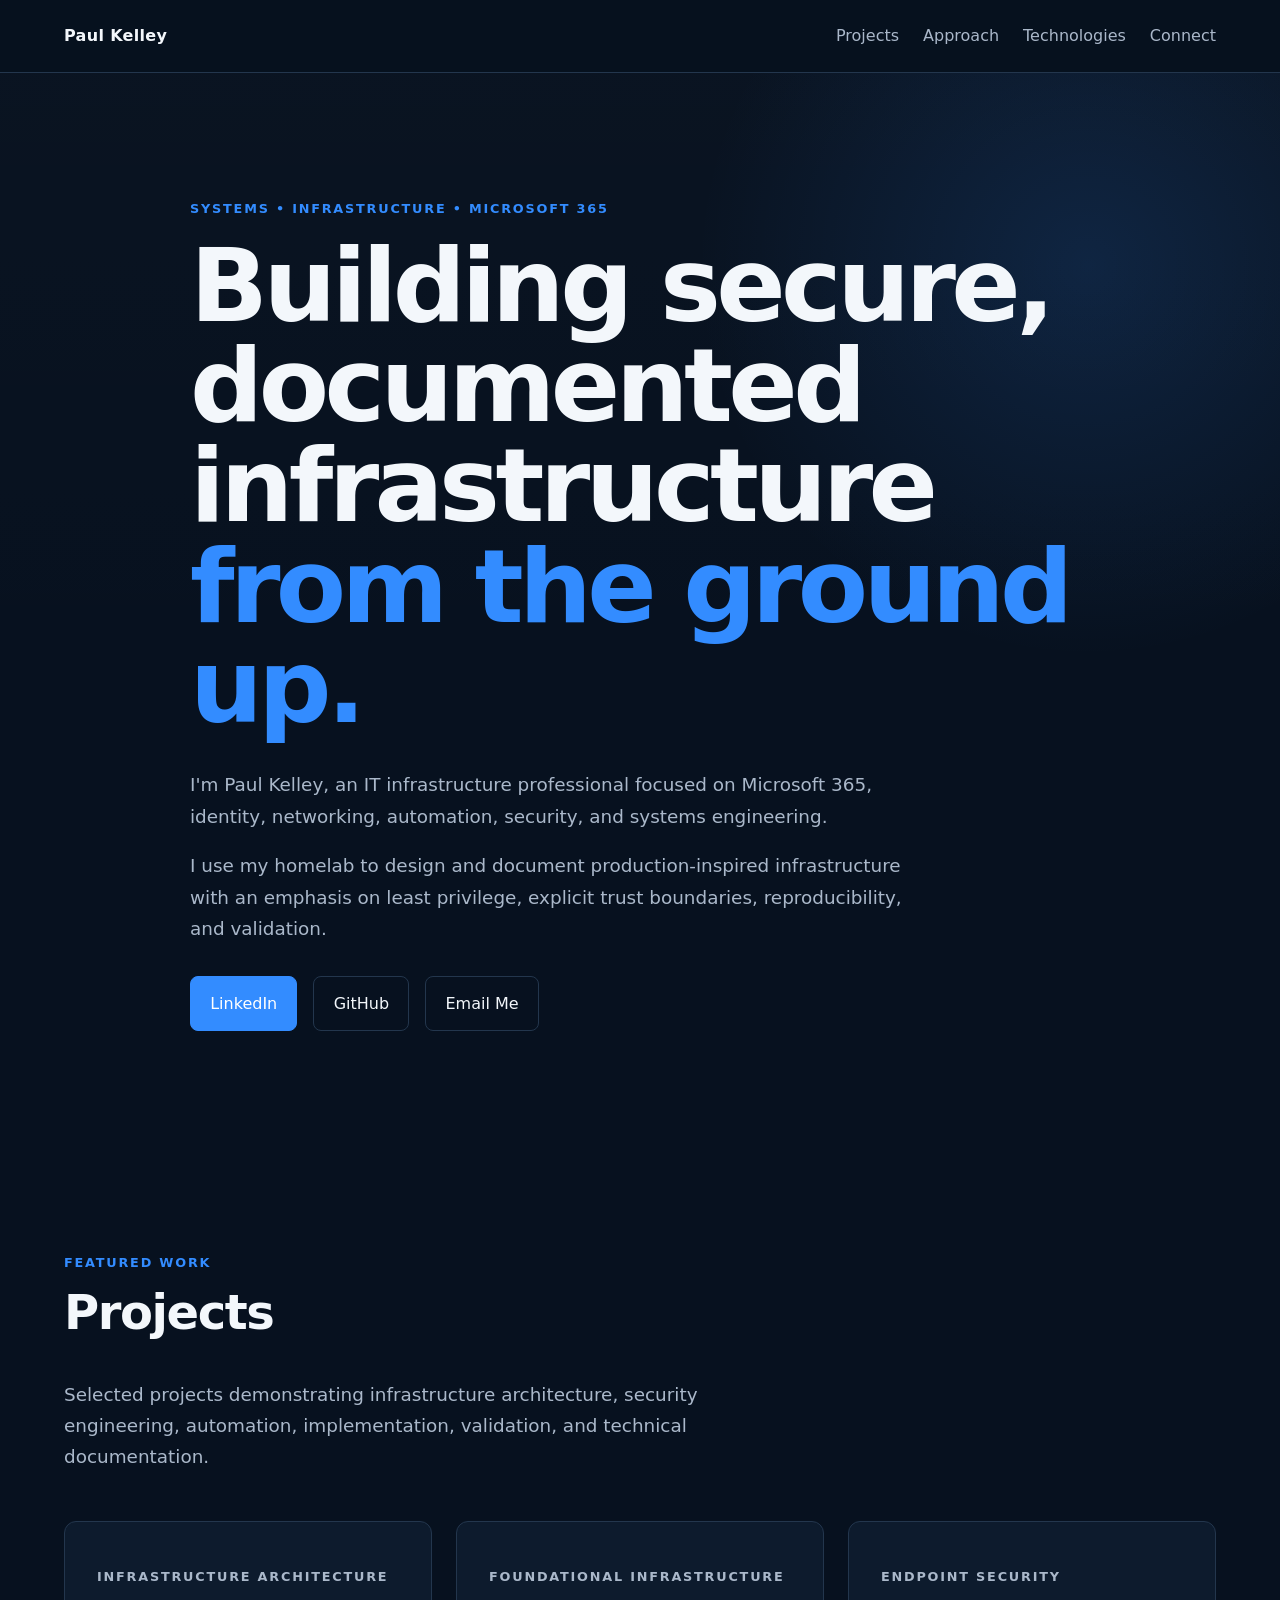
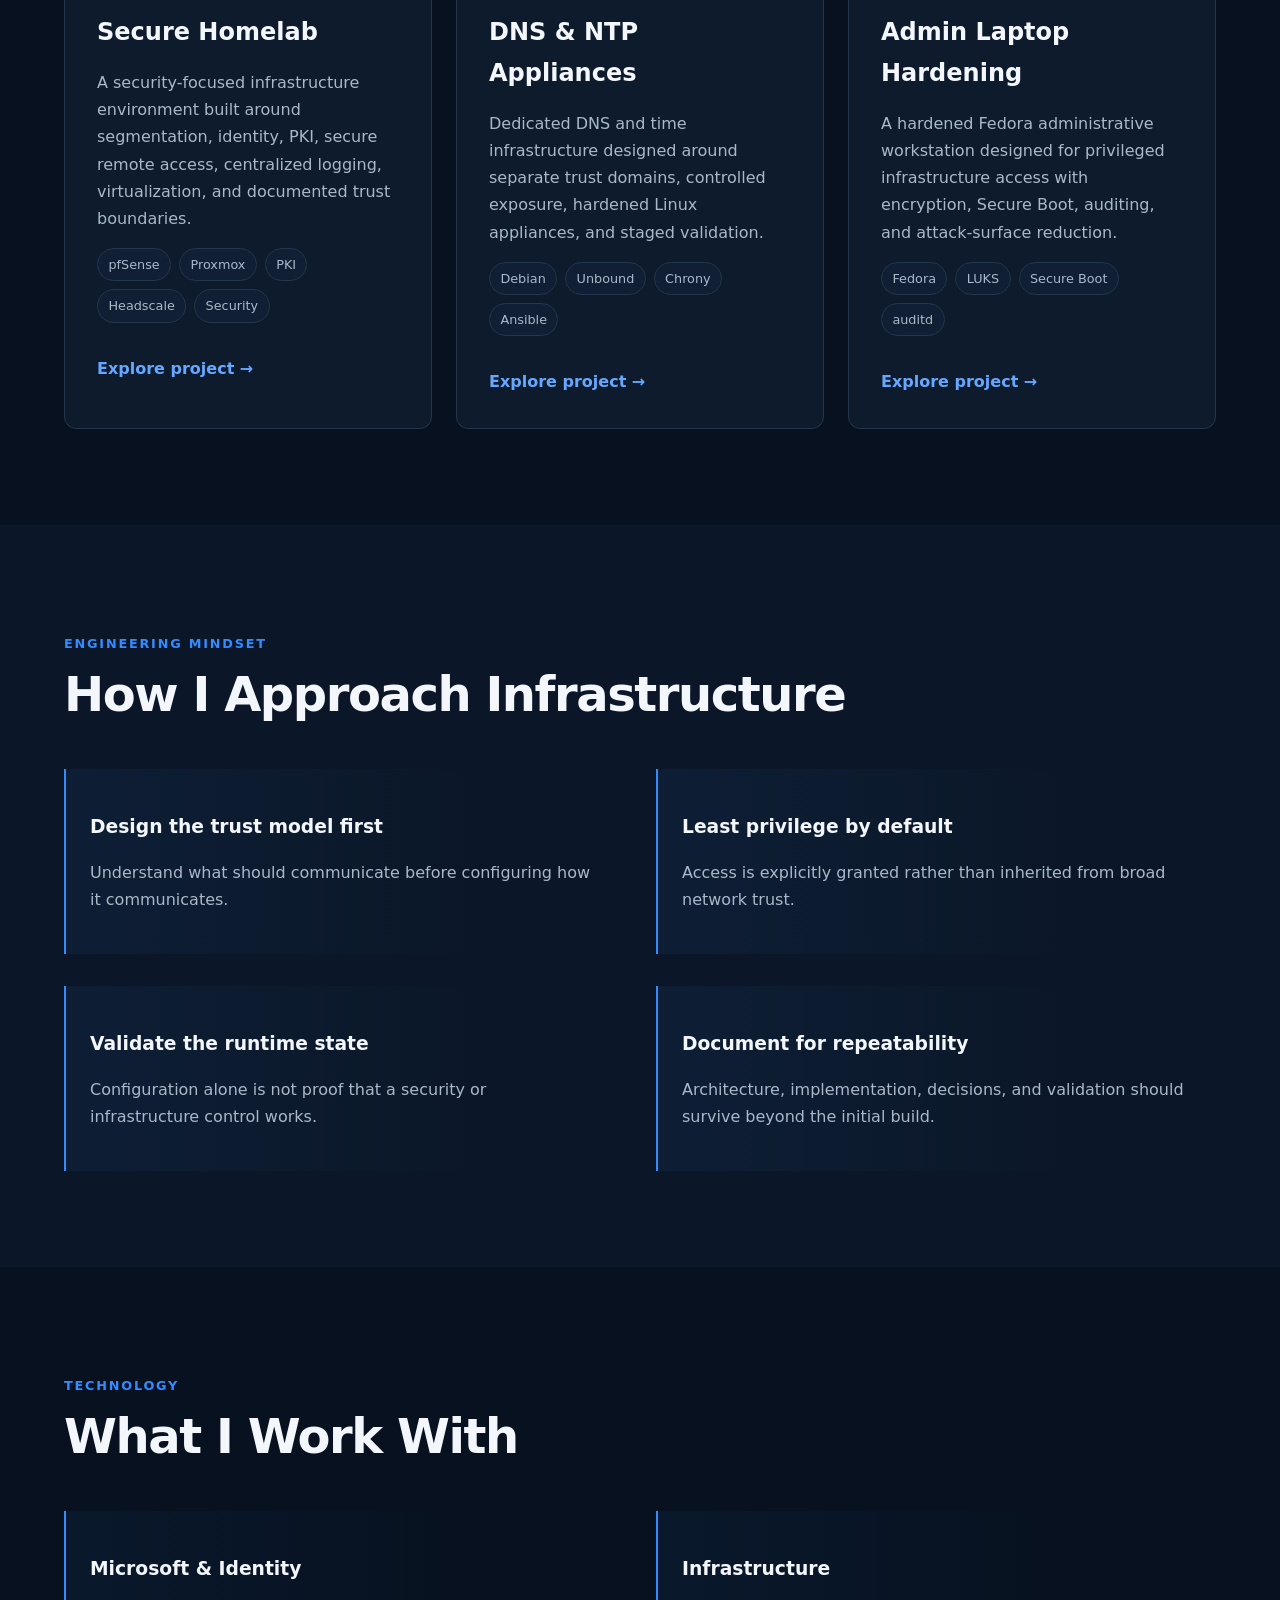
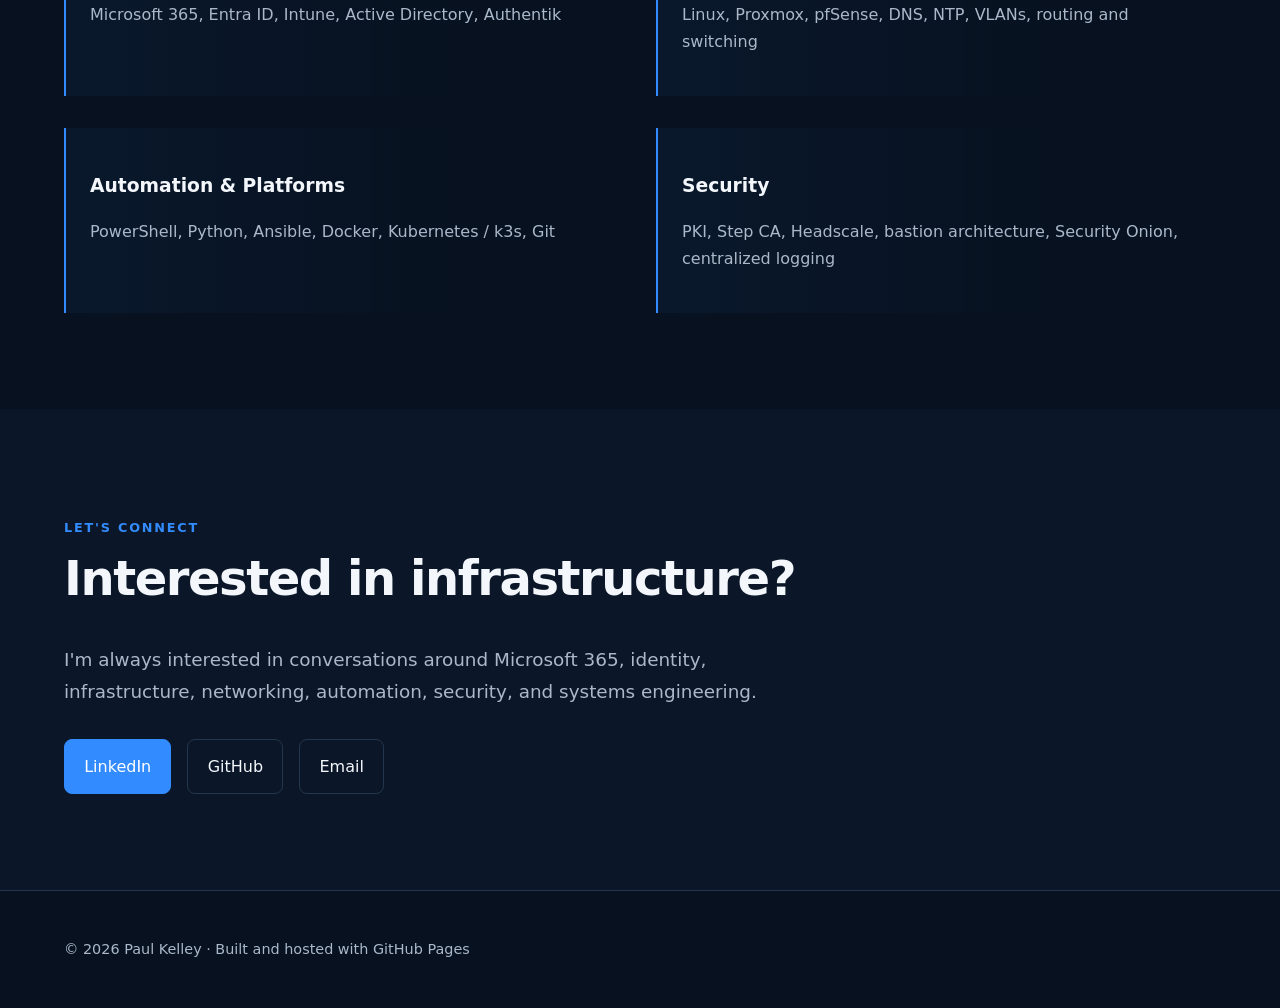
<file: index.html>
<!DOCTYPE html>
<html lang="en">
<head>
    <meta charset="UTF-8">
    <meta name="viewport" content="width=device-width, initial-scale=1.0">
    <meta name="description" content="Paul Kelley — systems, infrastructure, Microsoft 365, networking, automation, and security.">
    <meta name="theme-color" content="#07111f">
    <title>Paul Kelley | Systems & Infrastructure</title>
    <link rel="stylesheet" href="styles.css">
</head>
<body>
<header class="site-header">
    <div class="container nav-container">
        <a class="site-name" href="index.html">Paul Kelley</a>
        <nav aria-label="Primary navigation">
            <a href="#projects">Projects</a>
            <a href="#approach">Approach</a>
            <a href="#skills">Technologies</a>
            <a href="#contact">Connect</a>
        </nav>
    </div>
</header>

<main>
    <section class="hero">
        <div class="container hero-content">
            <p class="eyebrow">Systems • Infrastructure • Microsoft 365</p>
            <h1>Building secure, documented infrastructure <span>from the ground up.</span></h1>
            <p class="hero-description">
                I'm Paul Kelley, an IT infrastructure professional focused on Microsoft 365, identity,
                networking, automation, security, and systems engineering.
            </p>
            <p class="hero-description">
                I use my homelab to design and document production-inspired infrastructure with an emphasis on
                least privilege, explicit trust boundaries, reproducibility, and validation.
            </p>
            <div class="hero-actions">
                <a class="button primary" href="https://www.linkedin.com/in/paulkelley1" target="_blank" rel="noopener noreferrer">LinkedIn</a>
                <a class="button" href="https://github.com/paulrkelley" target="_blank" rel="noopener noreferrer">GitHub</a>
                <a class="button" href="mailto:paulryankelley@gmail.com">Email Me</a>
            </div>
        </div>
    </section>

    <section id="projects" class="section">
        <div class="container">
            <p class="section-label">Featured Work</p>
            <h2>Projects</h2>
            <p class="section-intro">
                Selected projects demonstrating infrastructure architecture, security engineering, automation,
                implementation, validation, and technical documentation.
            </p>

            <div class="project-grid">
                <article class="project-card">
                    <p class="project-type">Infrastructure Architecture</p>
                    <h3>Secure Homelab</h3>
                    <p>
                        A security-focused infrastructure environment built around segmentation, identity, PKI,
                        secure remote access, centralized logging, virtualization, and documented trust boundaries.
                    </p>
                    <ul class="tag-list" aria-label="Secure Homelab technologies">
                        <li>pfSense</li>
                        <li>Proxmox</li>
                        <li>PKI</li>
                        <li>Headscale</li>
                        <li>Security</li>
                    </ul>
                    <a class="project-link" href="projects/secure-homelab.html">Explore project →</a>
                </article>

                <article class="project-card">
                    <p class="project-type">Foundational Infrastructure</p>
                    <h3>DNS &amp; NTP Appliances</h3>
                    <p>
                        Dedicated DNS and time infrastructure designed around separate trust domains, controlled
                        exposure, hardened Linux appliances, and staged validation.
                    </p>
                    <ul class="tag-list" aria-label="DNS and NTP technologies">
                        <li>Debian</li>
                        <li>Unbound</li>
                        <li>Chrony</li>
                        <li>Ansible</li>
                    </ul>
                    <a class="project-link" href="projects/dns-ntp.html">Explore project →</a>
                </article>

                <article class="project-card">
                    <p class="project-type">Endpoint Security</p>
                    <h3>Admin Laptop Hardening</h3>
                    <p>
                        A hardened Fedora administrative workstation designed for privileged infrastructure access
                        with encryption, Secure Boot, auditing, and attack-surface reduction.
                    </p>
                    <ul class="tag-list" aria-label="Admin laptop technologies">
                        <li>Fedora</li>
                        <li>LUKS</li>
                        <li>Secure Boot</li>
                        <li>auditd</li>
                    </ul>
                    <a class="project-link" href="projects/admin-laptop.html">Explore project →</a>
                </article>
            </div>
        </div>
    </section>

    <section id="approach" class="section alternate">
        <div class="container">
            <p class="section-label">Engineering Mindset</p>
            <h2>How I Approach Infrastructure</h2>
            <div class="skills-grid">
                <div>
                    <h3>Design the trust model first</h3>
                    <p>Understand what should communicate before configuring how it communicates.</p>
                </div>
                <div>
                    <h3>Least privilege by default</h3>
                    <p>Access is explicitly granted rather than inherited from broad network trust.</p>
                </div>
                <div>
                    <h3>Validate the runtime state</h3>
                    <p>Configuration alone is not proof that a security or infrastructure control works.</p>
                </div>
                <div>
                    <h3>Document for repeatability</h3>
                    <p>Architecture, implementation, decisions, and validation should survive beyond the initial build.</p>
                </div>
            </div>
        </div>
    </section>

    <section id="skills" class="section">
        <div class="container">
            <p class="section-label">Technology</p>
            <h2>What I Work With</h2>
            <div class="skills-grid">
                <div>
                    <h3>Microsoft &amp; Identity</h3>
                    <p>Microsoft 365, Entra ID, Intune, Active Directory, Authentik</p>
                </div>
                <div>
                    <h3>Infrastructure</h3>
                    <p>Linux, Proxmox, pfSense, DNS, NTP, VLANs, routing and switching</p>
                </div>
                <div>
                    <h3>Automation &amp; Platforms</h3>
                    <p>PowerShell, Python, Ansible, Docker, Kubernetes / k3s, Git</p>
                </div>
                <div>
                    <h3>Security</h3>
                    <p>PKI, Step CA, Headscale, bastion architecture, Security Onion, centralized logging</p>
                </div>
            </div>
        </div>
    </section>

    <section id="contact" class="section contact-section alternate">
        <div class="container">
            <p class="section-label">Let's Connect</p>
            <h2>Interested in infrastructure?</h2>
            <p class="section-intro">
                I'm always interested in conversations around Microsoft 365, identity, infrastructure,
                networking, automation, security, and systems engineering.
            </p>
            <div class="hero-actions">
                <a class="button primary" href="https://www.linkedin.com/in/paulkelley1" target="_blank" rel="noopener noreferrer">LinkedIn</a>
                <a class="button" href="https://github.com/paulrkelley" target="_blank" rel="noopener noreferrer">GitHub</a>
                <a class="button" href="mailto:paulryankelley@gmail.com">Email</a>
            </div>
        </div>
    </section>
</main>

<footer>
    <div class="container">
        <p>© 2026 Paul Kelley · Built and hosted with GitHub Pages</p>
    </div>
</footer>
</body>
</html>
</file>
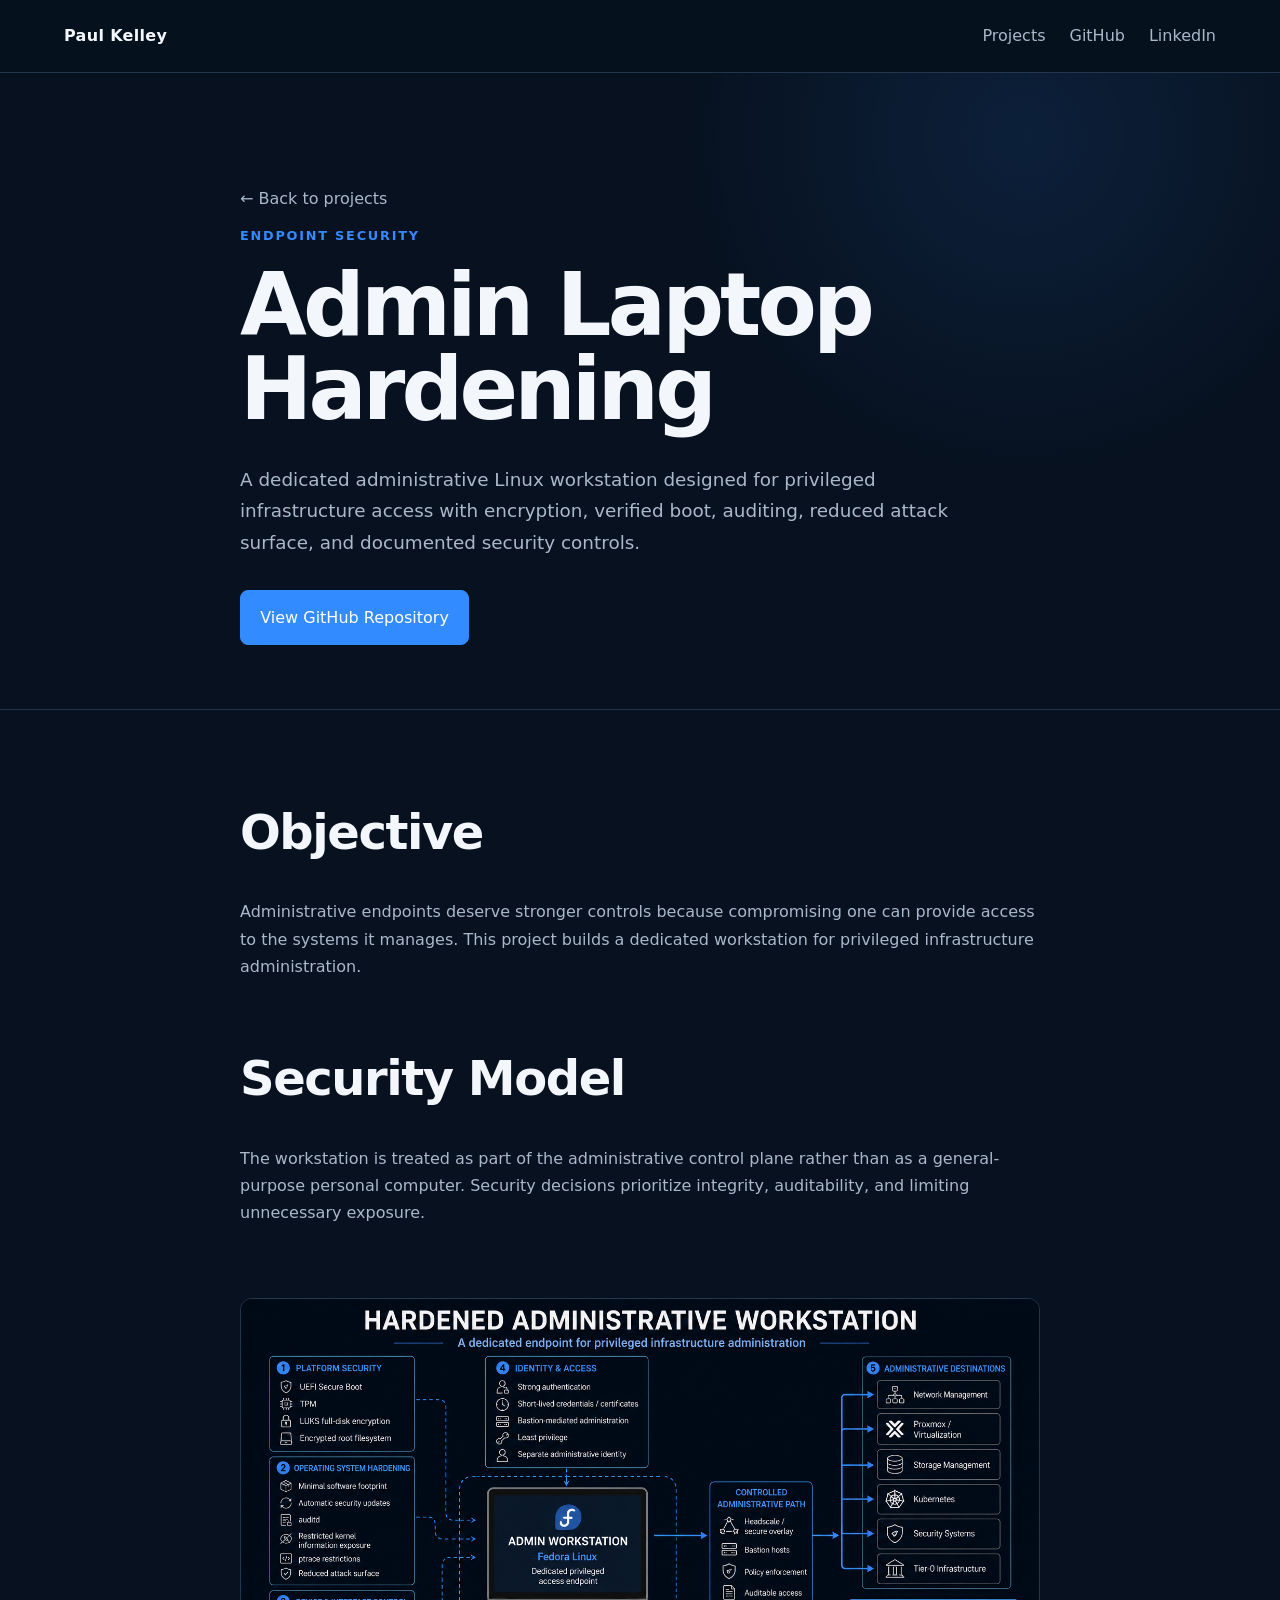
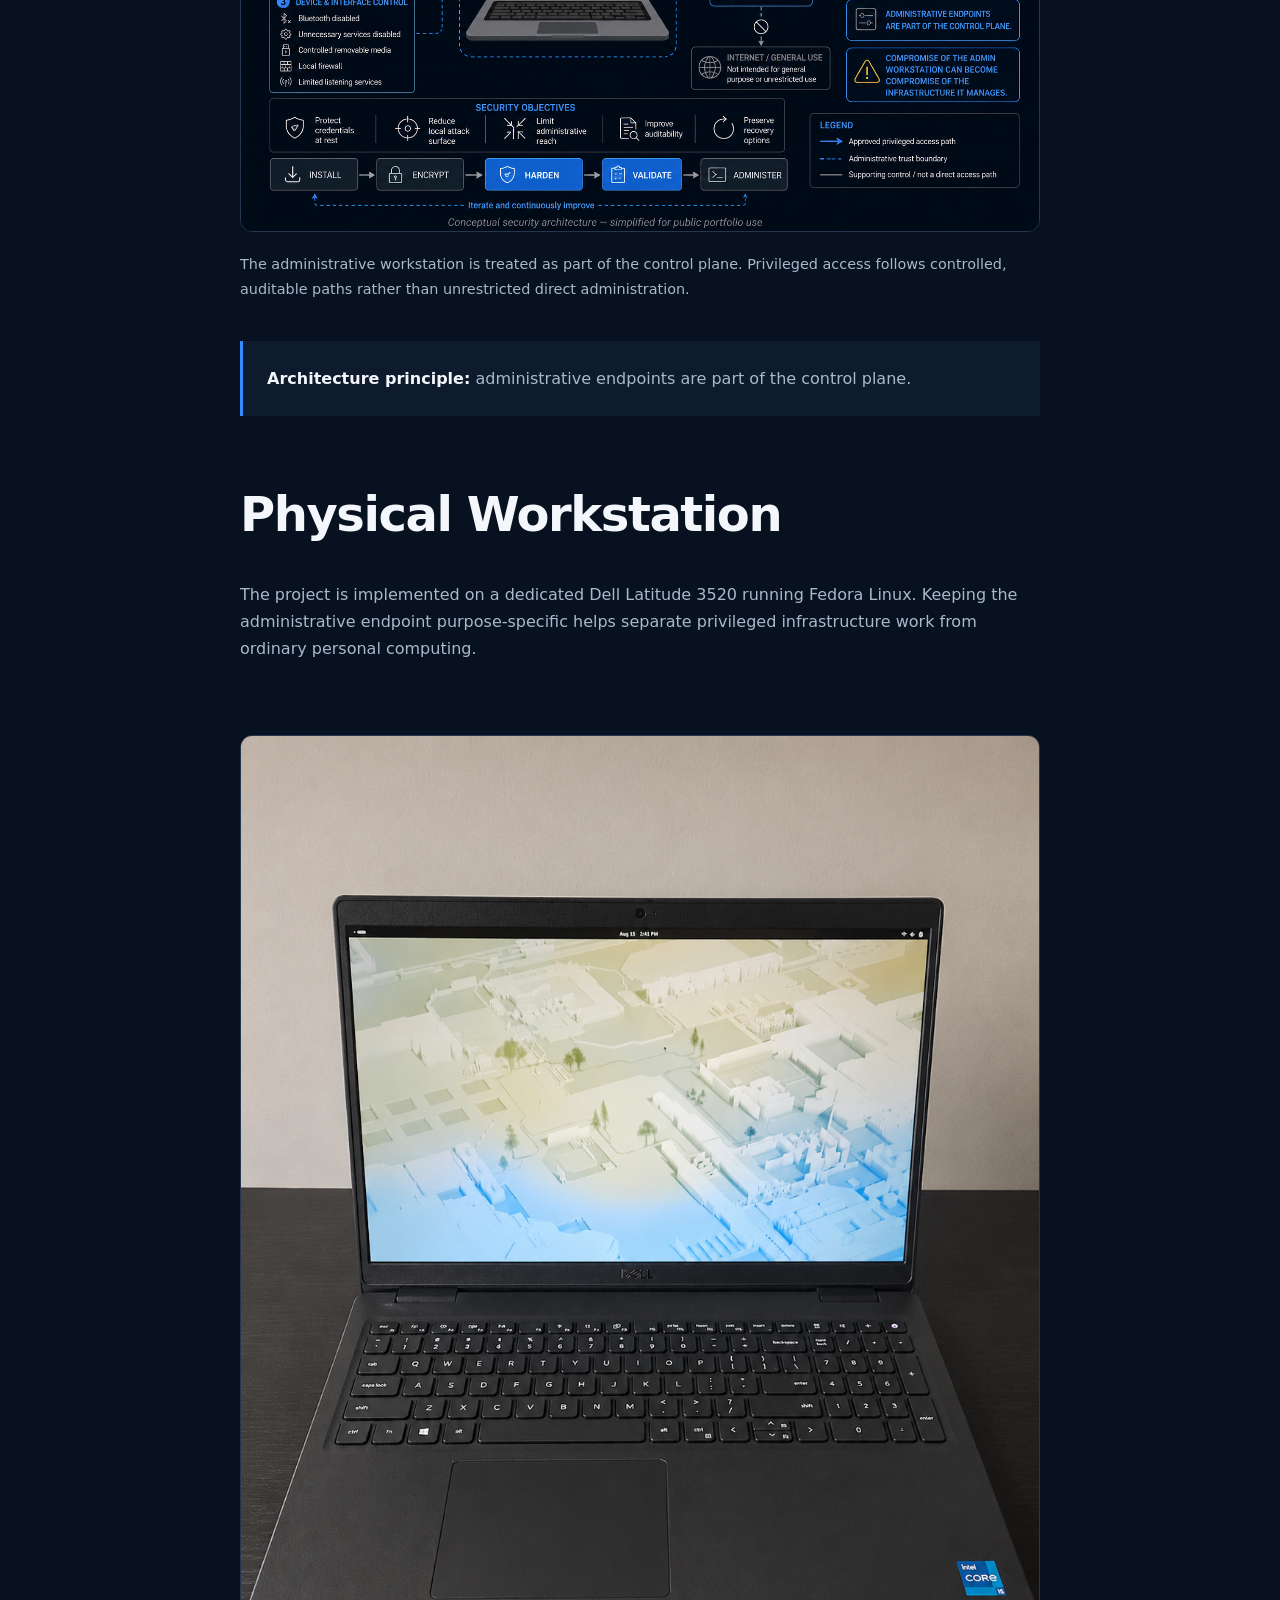
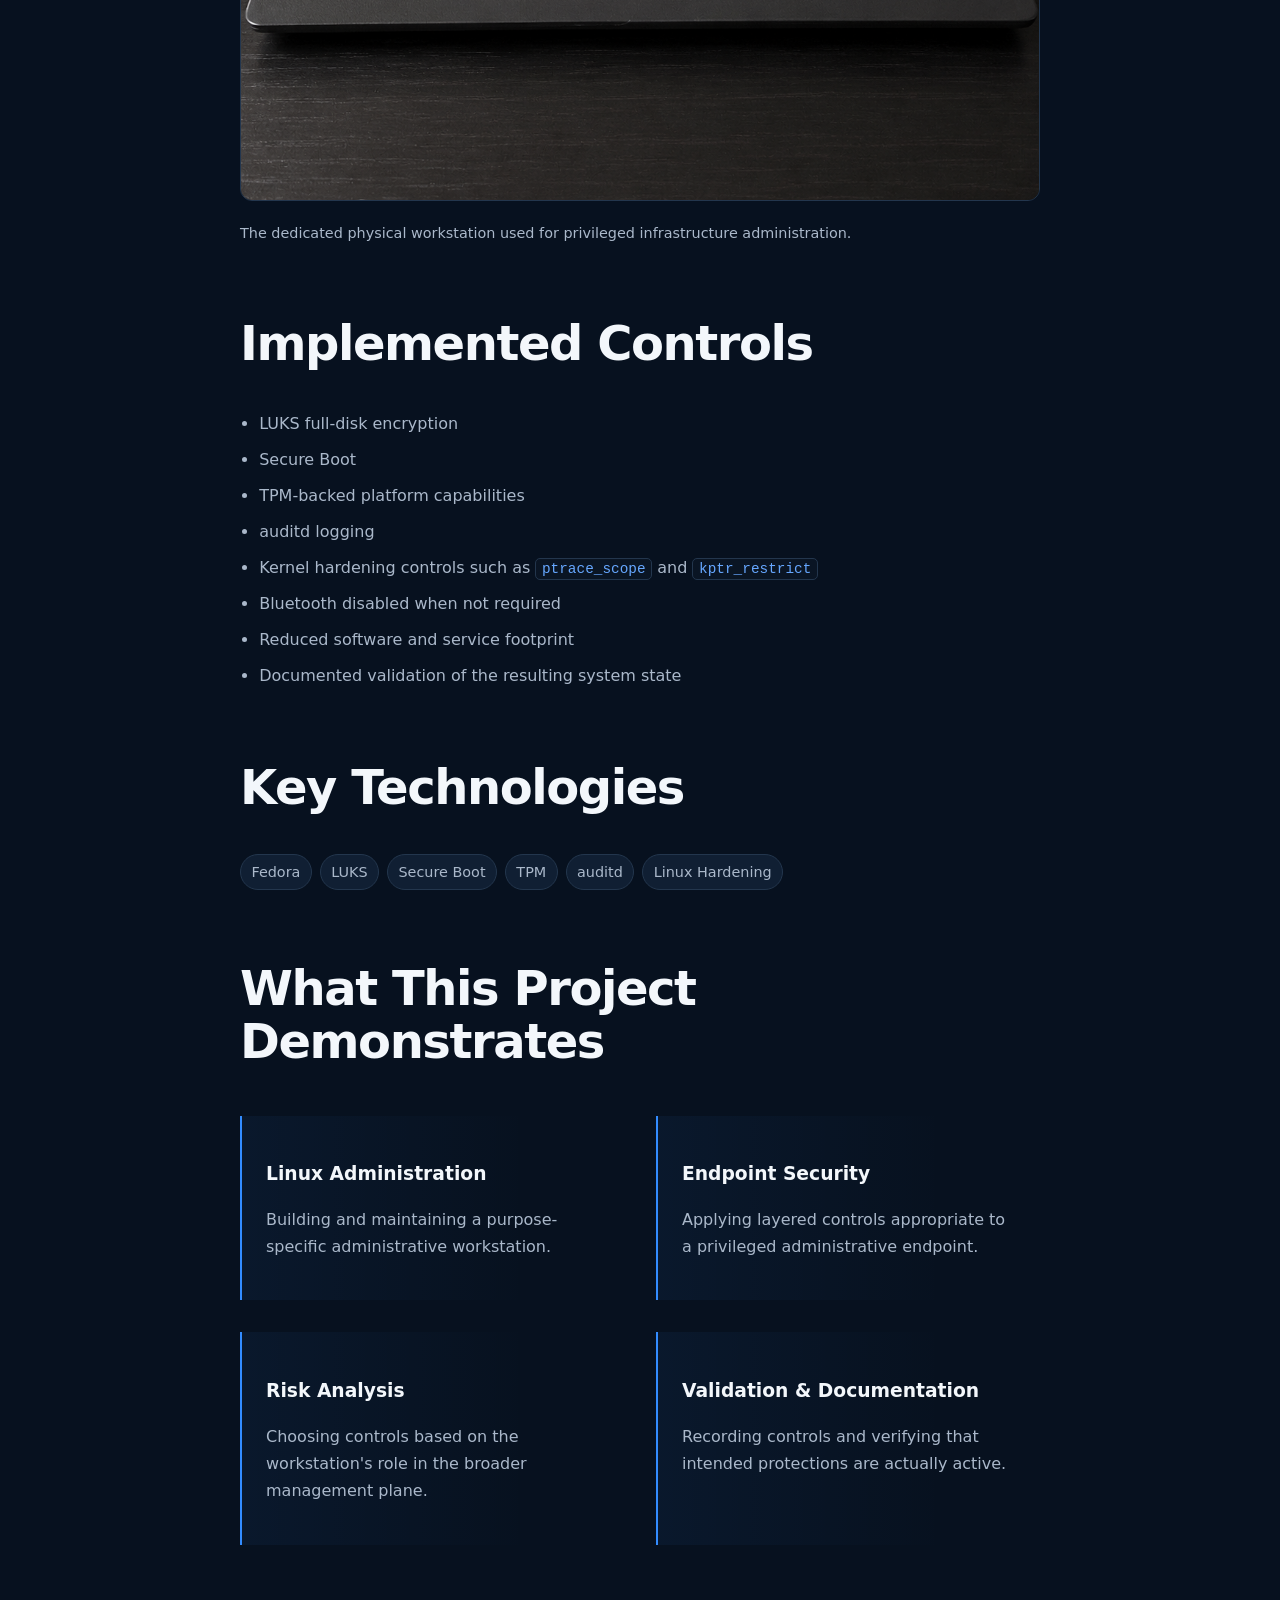
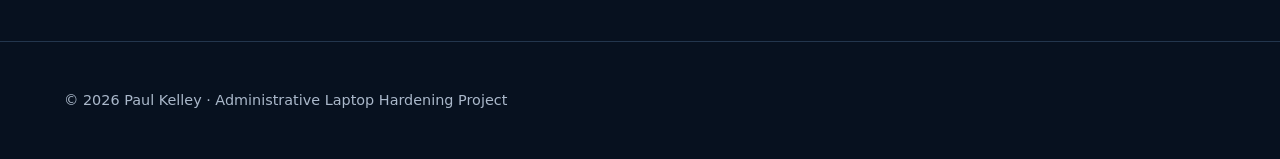
<file: projects/admin-laptop.html>
<!DOCTYPE html>
<html lang="en">
<head>
  <meta charset="UTF-8">
  <meta name="viewport" content="width=device-width, initial-scale=1.0">
  <meta name="description" content="Administrative laptop hardening project by Paul Kelley — a dedicated Fedora workstation for privileged infrastructure access with encryption, Secure Boot, auditing, and attack-surface reduction.">
  <meta name="theme-color" content="#07111f">
  <title>Admin Laptop Hardening | Paul Kelley</title>
  <link rel="stylesheet" href="../styles.css">
</head>
<body>
<header class="site-header">
  <div class="container nav-container">
    <a class="site-name" href="../index.html">Paul Kelley</a>
    <nav aria-label="Primary navigation">
      <a href="../index.html#projects">Projects</a>
      <a href="https://github.com/paulrkelley" target="_blank" rel="noopener noreferrer">GitHub</a>
      <a href="https://www.linkedin.com/in/paulkelley1" target="_blank" rel="noopener noreferrer">LinkedIn</a>
    </nav>
  </div>
</header>

<main>
<section class="project-hero">
  <div class="container narrow">
    <a class="back-link" href="../index.html#projects">← Back to projects</a>
    <p class="eyebrow">Endpoint Security</p>
    <h1>Admin Laptop Hardening</h1>
    <p class="project-lead">A dedicated administrative Linux workstation designed for privileged infrastructure access with encryption, verified boot, auditing, reduced attack surface, and documented security controls.</p>
    <div class="hero-actions">
      <a class="button primary" href="https://github.com/paulrkelley/admin-laptop-hardening-public" target="_blank" rel="noopener noreferrer">View GitHub Repository</a>
    </div>
  </div>
</section>

<section class="section">
  <div class="container narrow project-content">
    <h2>Objective</h2>
    <p>Administrative endpoints deserve stronger controls because compromising one can provide access to the systems it manages. This project builds a dedicated workstation for privileged infrastructure administration.</p>

    <h2>Security Model</h2>
    <p>The workstation is treated as part of the administrative control plane rather than as a general-purpose personal computer. Security decisions prioritize integrity, auditability, and limiting unnecessary exposure.</p>

    <figure class="architecture-figure">
      <img class="project-image"
           src="../assets/images/admin-laptop/admin-laptop-overview.png"
           alt="Conceptual security architecture for a hardened Fedora administrative workstation showing platform security, operating system hardening, device controls, identity controls, a controlled bastion-mediated administrative path, and privileged infrastructure destinations."
           loading="lazy">
      <figcaption>The administrative workstation is treated as part of the control plane. Privileged access follows controlled, auditable paths rather than unrestricted direct administration.</figcaption>
    </figure>

    <div class="callout"><strong>Architecture principle:</strong> administrative endpoints are part of the control plane.</div>

    <h2>Physical Workstation</h2>
    <p>The project is implemented on a dedicated Dell Latitude 3520 running Fedora Linux. Keeping the administrative endpoint purpose-specific helps separate privileged infrastructure work from ordinary personal computing.</p>

    <figure>
      <img class="project-image"
           src="../assets/images/admin-laptop/admin-laptop-physical.png"
           alt="Physical Dell Latitude administrative laptop used for the hardened Fedora workstation project."
           loading="lazy">
      <figcaption>The dedicated physical workstation used for privileged infrastructure administration.</figcaption>
    </figure>

    <h2>Implemented Controls</h2>
    <ul class="feature-list">
      <li>LUKS full-disk encryption</li>
      <li>Secure Boot</li>
      <li>TPM-backed platform capabilities</li>
      <li>auditd logging</li>
      <li>Kernel hardening controls such as <code>ptrace_scope</code> and <code>kptr_restrict</code></li>
      <li>Bluetooth disabled when not required</li>
      <li>Reduced software and service footprint</li>
      <li>Documented validation of the resulting system state</li>
    </ul>

    <h2>Key Technologies</h2>
    <ul class="tag-list large">
      <li>Fedora</li><li>LUKS</li><li>Secure Boot</li><li>TPM</li><li>auditd</li><li>Linux Hardening</li>
    </ul>

    <h2>What This Project Demonstrates</h2>
    <div class="skills-grid">
      <div><h3>Linux Administration</h3><p>Building and maintaining a purpose-specific administrative workstation.</p></div>
      <div><h3>Endpoint Security</h3><p>Applying layered controls appropriate to a privileged administrative endpoint.</p></div>
      <div><h3>Risk Analysis</h3><p>Choosing controls based on the workstation's role in the broader management plane.</p></div>
      <div><h3>Validation &amp; Documentation</h3><p>Recording controls and verifying that intended protections are actually active.</p></div>
    </div>
  </div>
</section>
</main>

<footer>
  <div class="container"><p>© 2026 Paul Kelley · Administrative Laptop Hardening Project</p></div>
</footer>
</body>
</html>
</file>
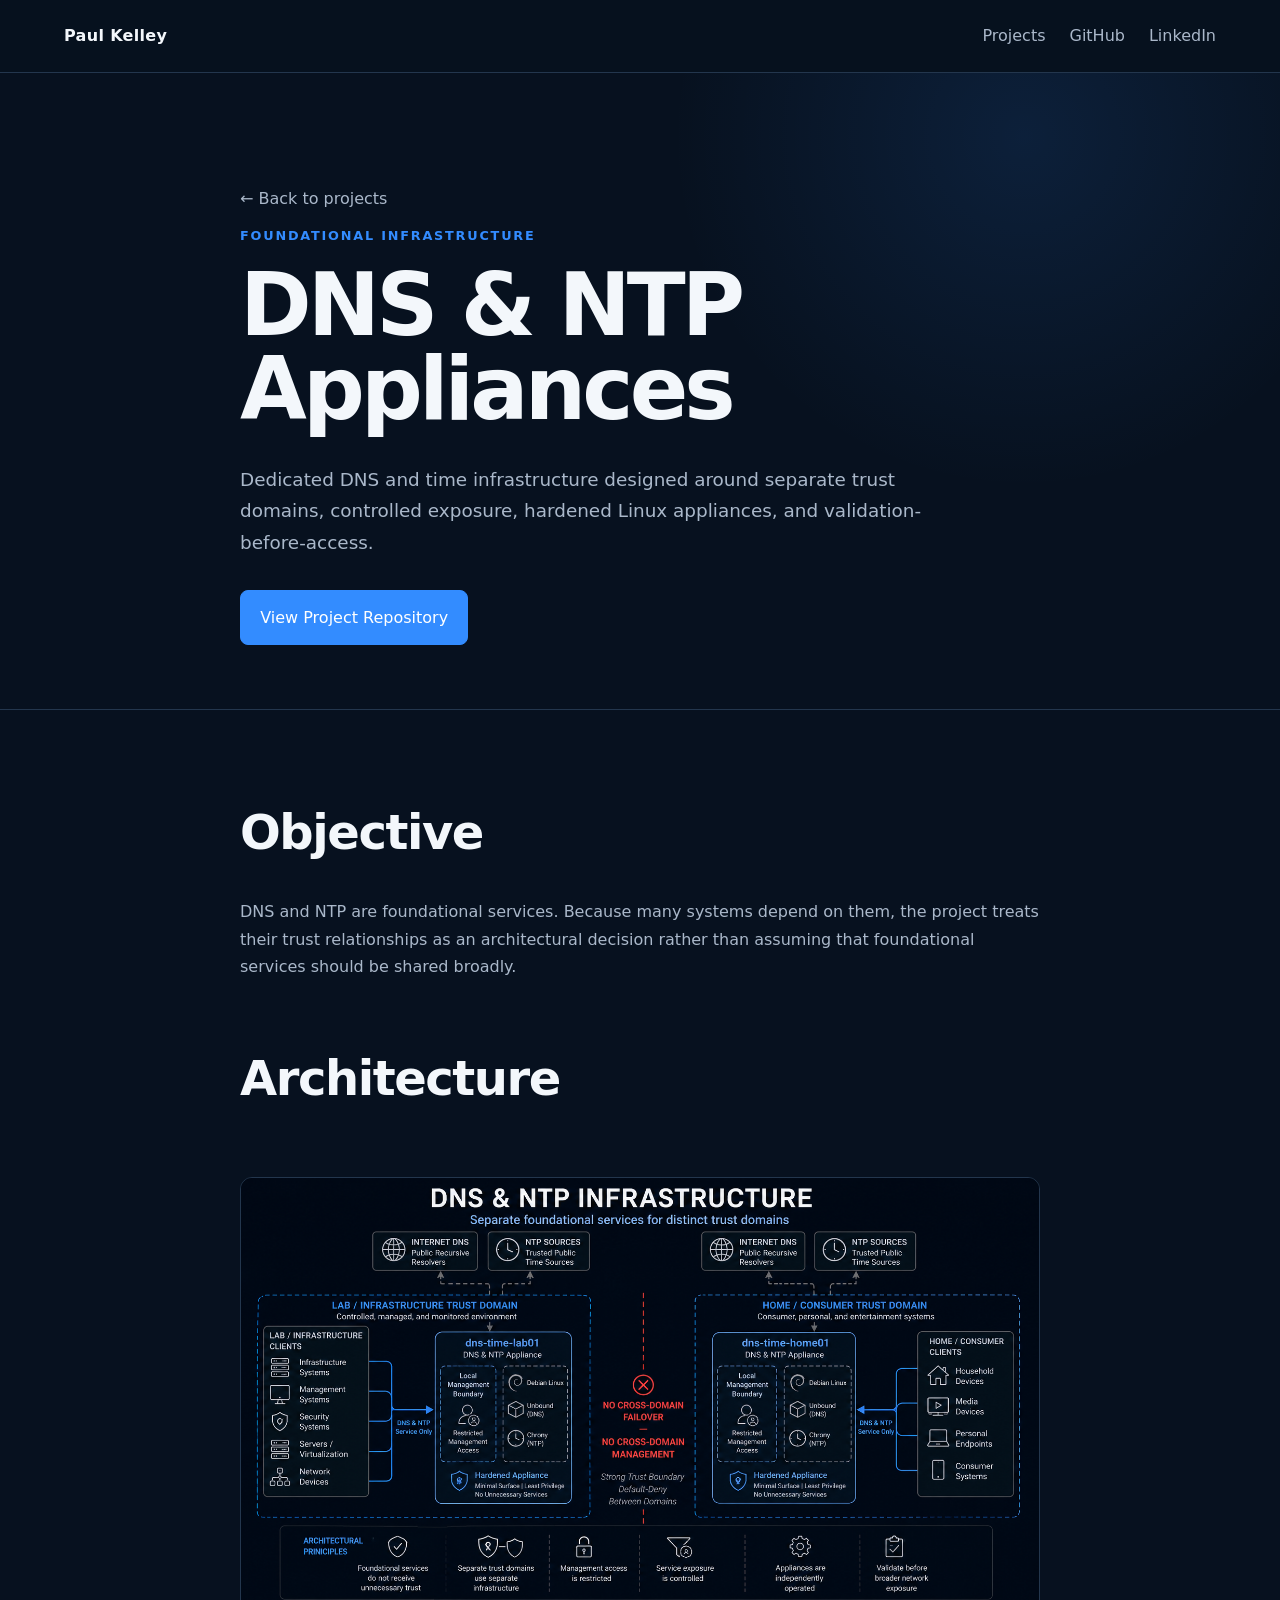
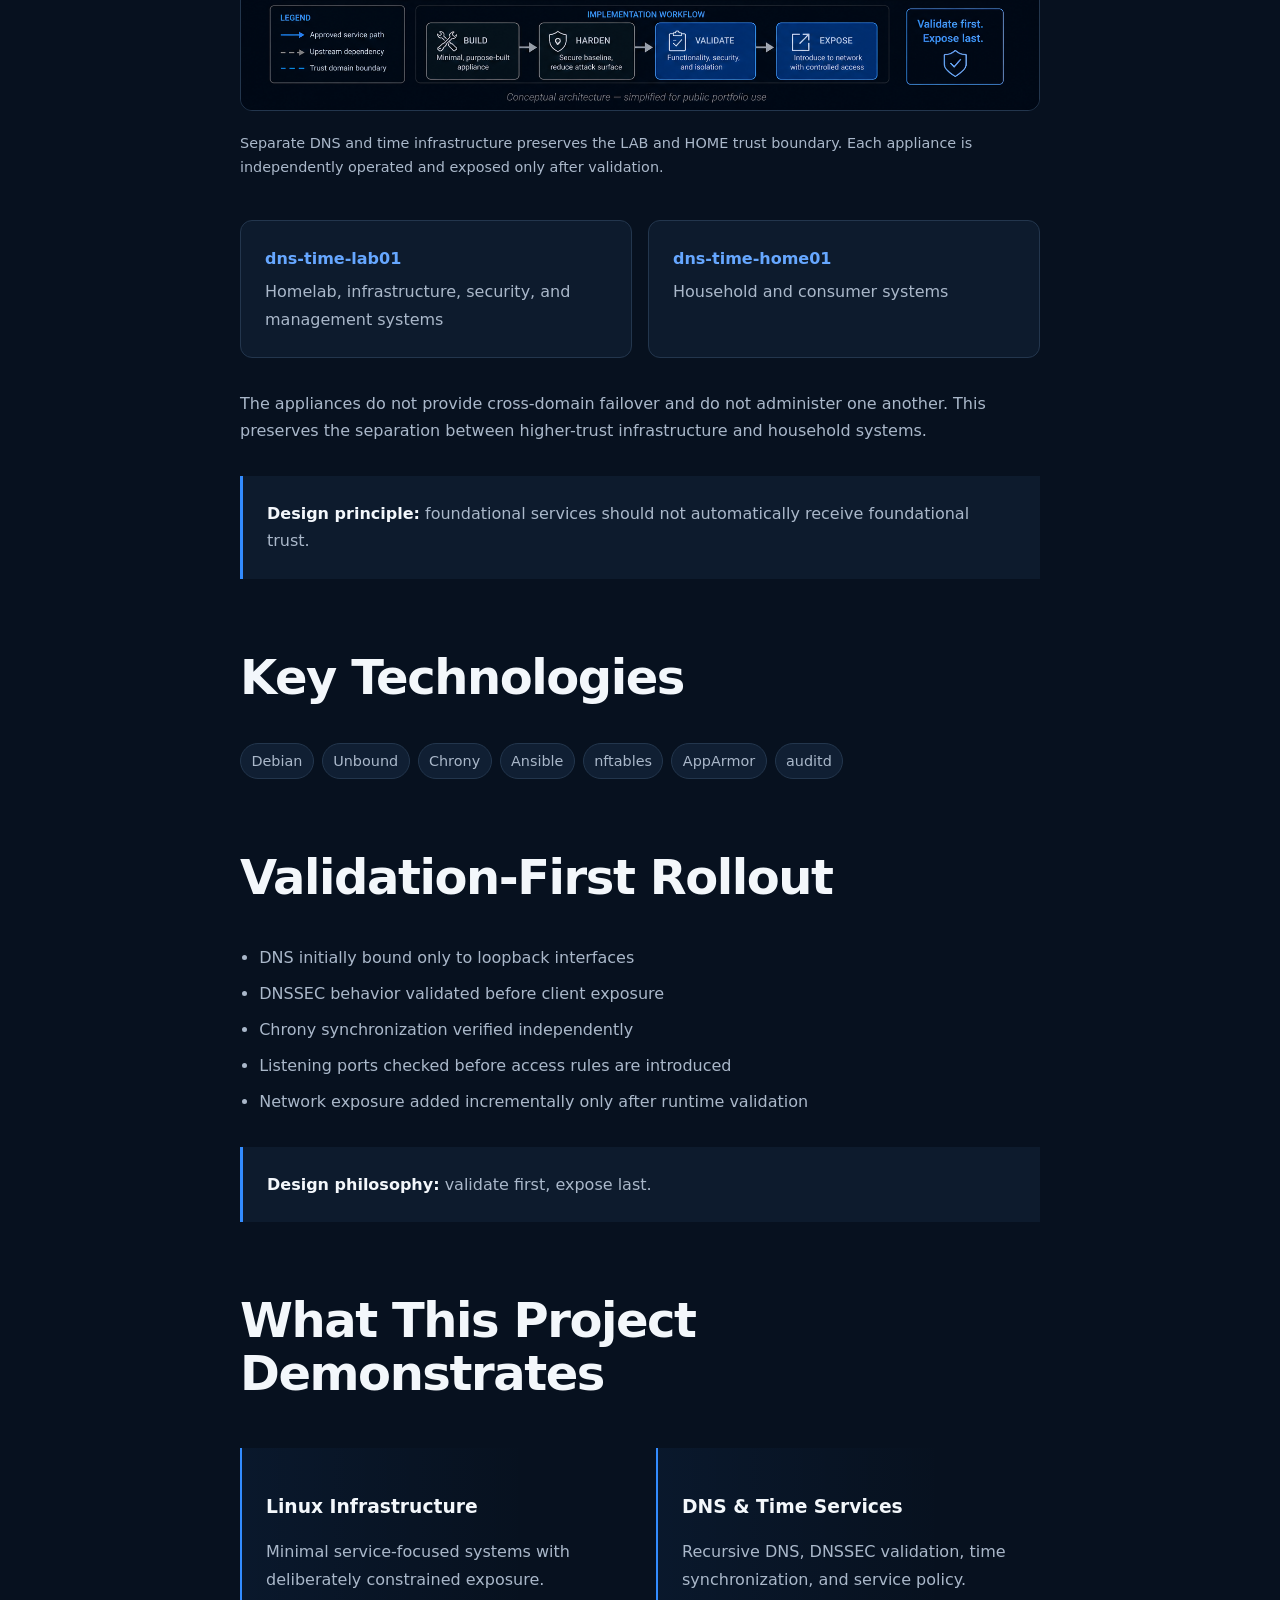
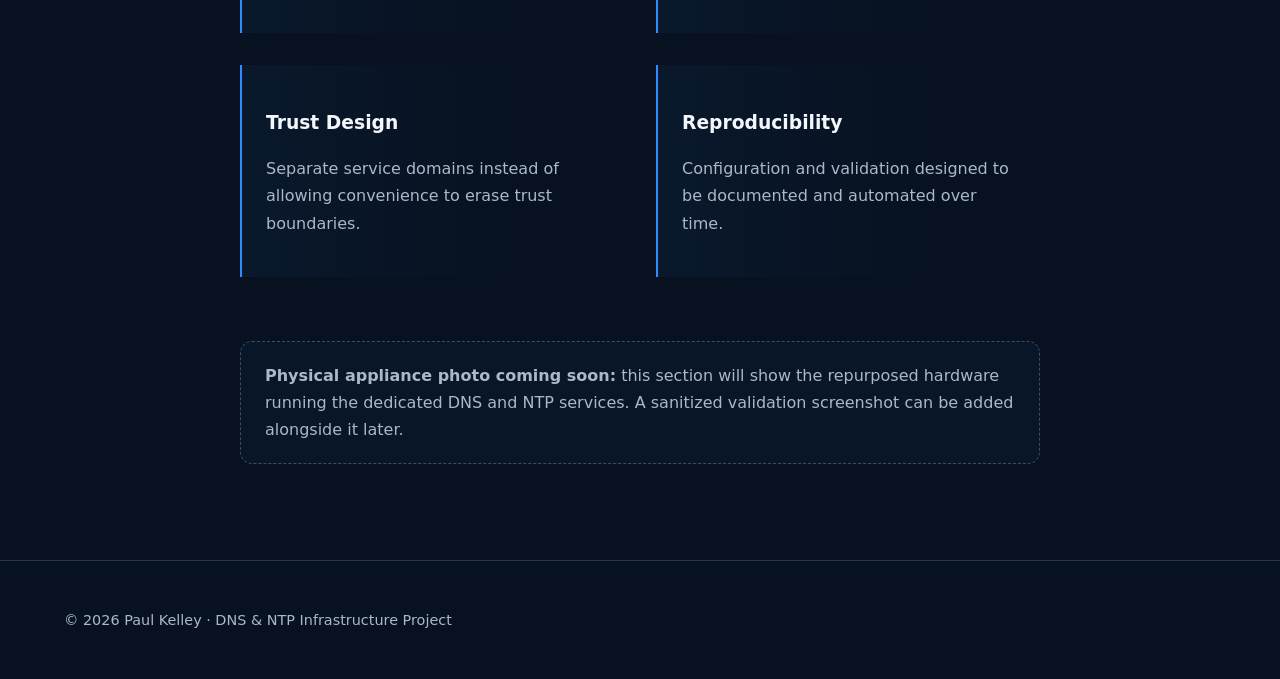
<file: projects/dns-ntp.html>
<!DOCTYPE html>
<html lang="en">
<head>
  <meta charset="UTF-8">
  <meta name="viewport" content="width=device-width, initial-scale=1.0">
  <meta name="description" content="DNS and NTP appliance project by Paul Kelley — hardened foundational services separated by trust domain and validated before exposure.">
  <meta name="theme-color" content="#07111f">
  <title>DNS &amp; NTP Appliances | Paul Kelley</title>
  <link rel="stylesheet" href="../styles.css">
</head>
<body>
<header class="site-header">
  <div class="container nav-container">
    <a class="site-name" href="../index.html">Paul Kelley</a>
    <nav aria-label="Primary navigation">
      <a href="../index.html#projects">Projects</a>
      <a href="https://github.com/paulrkelley" target="_blank" rel="noopener noreferrer">GitHub</a>
      <a href="https://www.linkedin.com/in/paulkelley1" target="_blank" rel="noopener noreferrer">LinkedIn</a>
    </nav>
  </div>
</header>

<main>
<section class="project-hero">
  <div class="container narrow">
    <a class="back-link" href="../index.html#projects">← Back to projects</a>
    <p class="eyebrow">Foundational Infrastructure</p>
    <h1>DNS &amp; NTP Appliances</h1>
    <p class="project-lead">Dedicated DNS and time infrastructure designed around separate trust domains, controlled exposure, hardened Linux appliances, and validation-before-access.</p>
    <div class="hero-actions">
      <a class="button primary" href="https://github.com/paulrkelley/secure-homelab-public/tree/main/projects/dns-ntp-appliances" target="_blank" rel="noopener noreferrer">View Project Repository</a>
    </div>
  </div>
</section>

<section class="section">
  <div class="container narrow project-content">
    <h2>Objective</h2>
    <p>DNS and NTP are foundational services. Because many systems depend on them, the project treats their trust relationships as an architectural decision rather than assuming that foundational services should be shared broadly.</p>

    <h2>Architecture</h2>
    <figure class="architecture-figure">
      <img class="project-image"
           src="../assets/images/dns-ntp/dns-ntp-overview.png"
           alt="Conceptual DNS and NTP architecture showing separate lab and home trust domains, independent hardened Debian appliances, approved service paths, upstream DNS and NTP dependencies, and no cross-domain failover or management."
           loading="lazy">
      <figcaption>Separate DNS and time infrastructure preserves the LAB and HOME trust boundary. Each appliance is independently operated and exposed only after validation.</figcaption>
    </figure>

    <div class="architecture-flow" aria-label="DNS and NTP trust-domain architecture">
      <div class="flow-card">
        <strong>dns-time-lab01</strong>
        <span>Homelab, infrastructure, security, and management systems</span>
      </div>
      <div class="flow-card">
        <strong>dns-time-home01</strong>
        <span>Household and consumer systems</span>
      </div>
    </div>

    <p>The appliances do not provide cross-domain failover and do not administer one another. This preserves the separation between higher-trust infrastructure and household systems.</p>

    <div class="callout"><strong>Design principle:</strong> foundational services should not automatically receive foundational trust.</div>

    <h2>Key Technologies</h2>
    <ul class="tag-list large">
      <li>Debian</li><li>Unbound</li><li>Chrony</li><li>Ansible</li><li>nftables</li><li>AppArmor</li><li>auditd</li>
    </ul>

    <h2>Validation-First Rollout</h2>
    <ul class="feature-list">
      <li>DNS initially bound only to loopback interfaces</li>
      <li>DNSSEC behavior validated before client exposure</li>
      <li>Chrony synchronization verified independently</li>
      <li>Listening ports checked before access rules are introduced</li>
      <li>Network exposure added incrementally only after runtime validation</li>
    </ul>

    <div class="callout"><strong>Design philosophy:</strong> validate first, expose last.</div>

    <h2>What This Project Demonstrates</h2>
    <div class="skills-grid">
      <div><h3>Linux Infrastructure</h3><p>Minimal service-focused systems with deliberately constrained exposure.</p></div>
      <div><h3>DNS &amp; Time Services</h3><p>Recursive DNS, DNSSEC validation, time synchronization, and service policy.</p></div>
      <div><h3>Trust Design</h3><p>Separate service domains instead of allowing convenience to erase trust boundaries.</p></div>
      <div><h3>Reproducibility</h3><p>Configuration and validation designed to be documented and automated over time.</p></div>
    </div>

    <div class="image-placeholder">
      <p><strong>Physical appliance photo coming soon:</strong> this section will show the repurposed hardware running the dedicated DNS and NTP services. A sanitized validation screenshot can be added alongside it later.</p>
    </div>
  </div>
</section>
</main>

<footer>
  <div class="container"><p>© 2026 Paul Kelley · DNS &amp; NTP Infrastructure Project</p></div>
</footer>
</body>
</html>
</file>
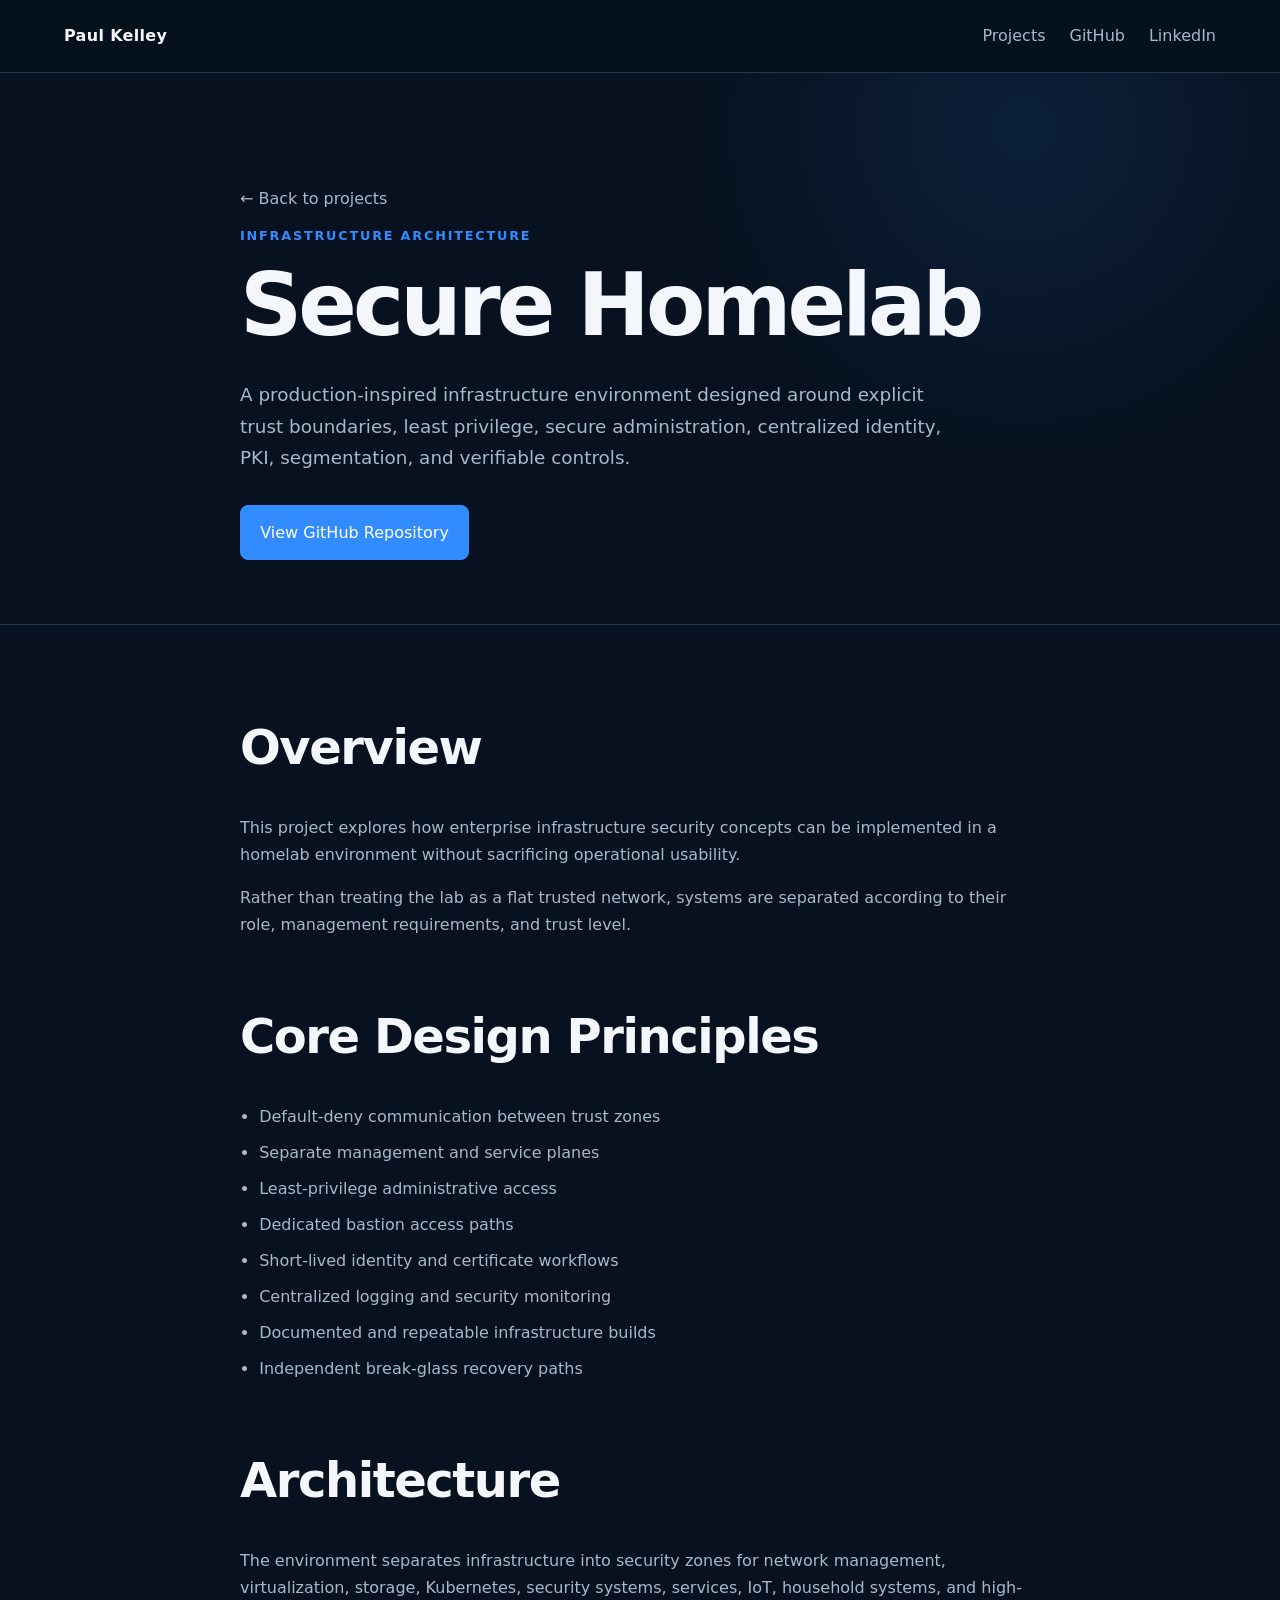
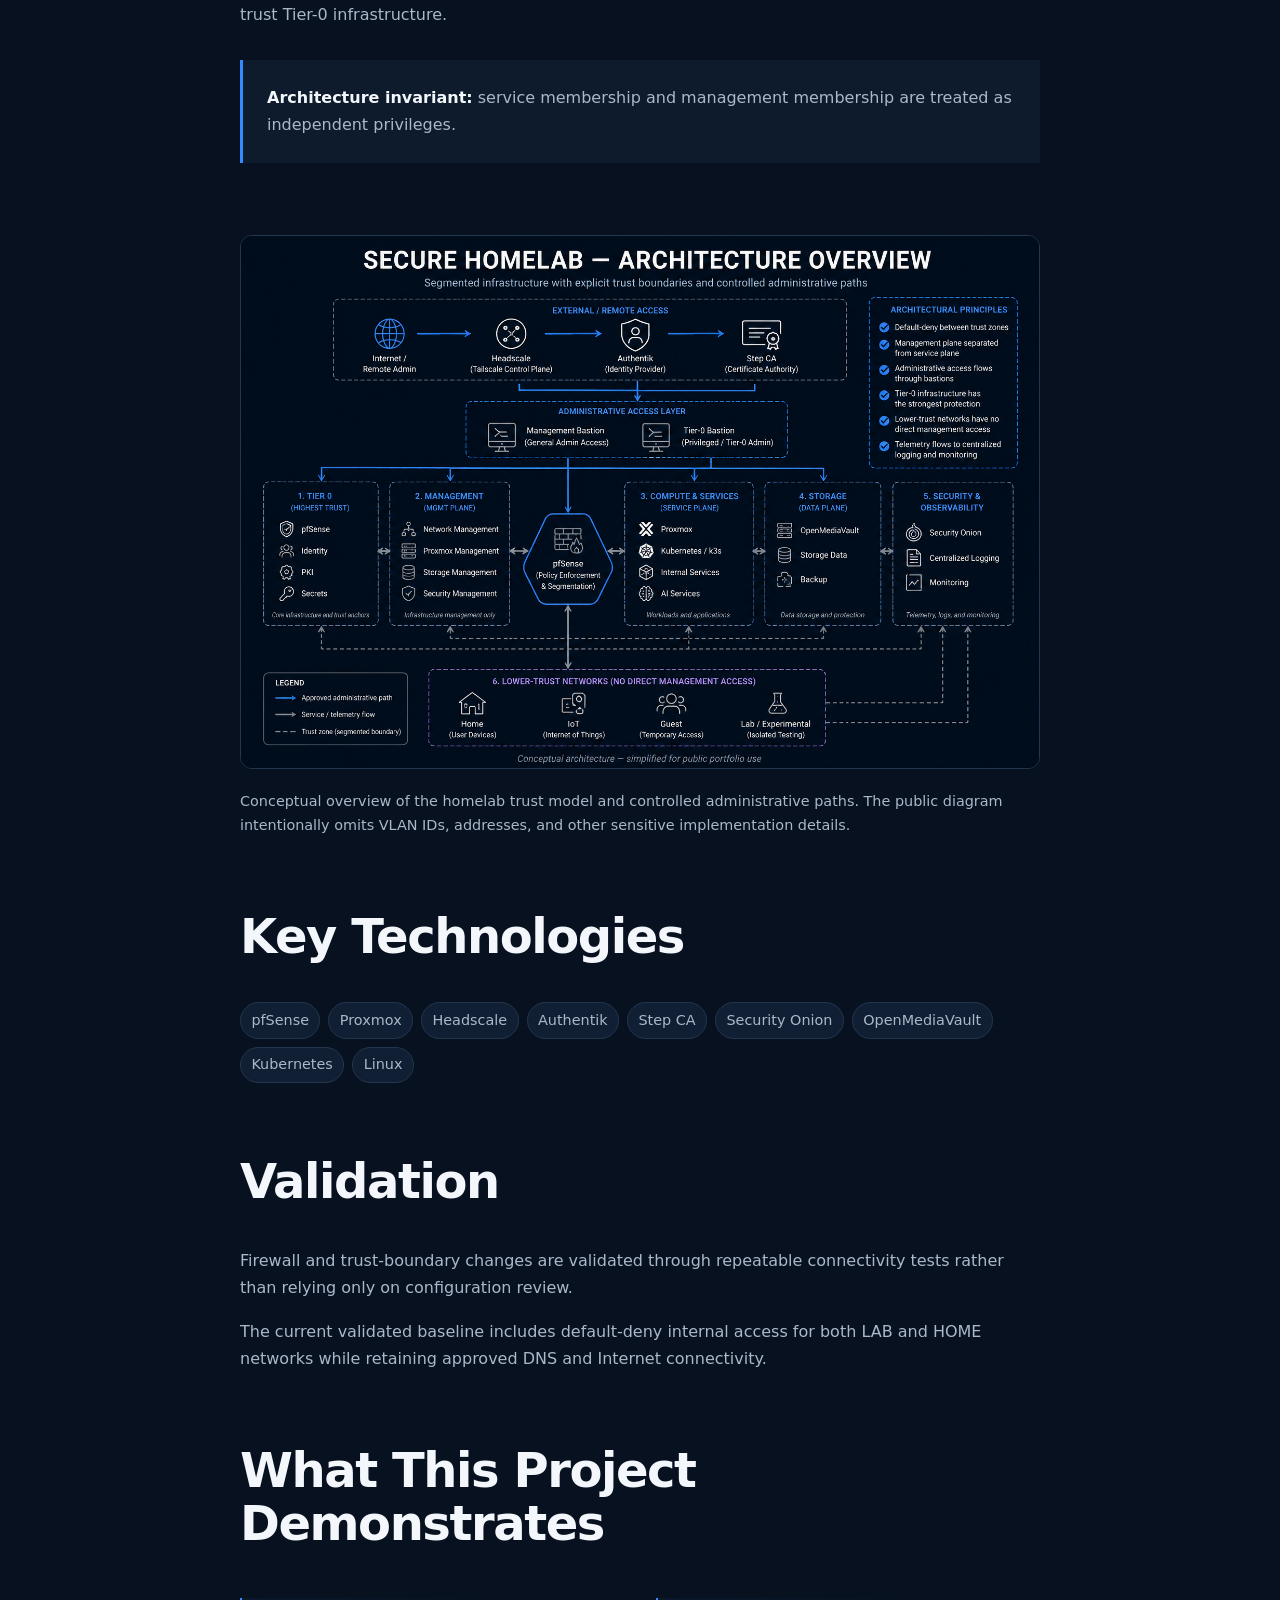
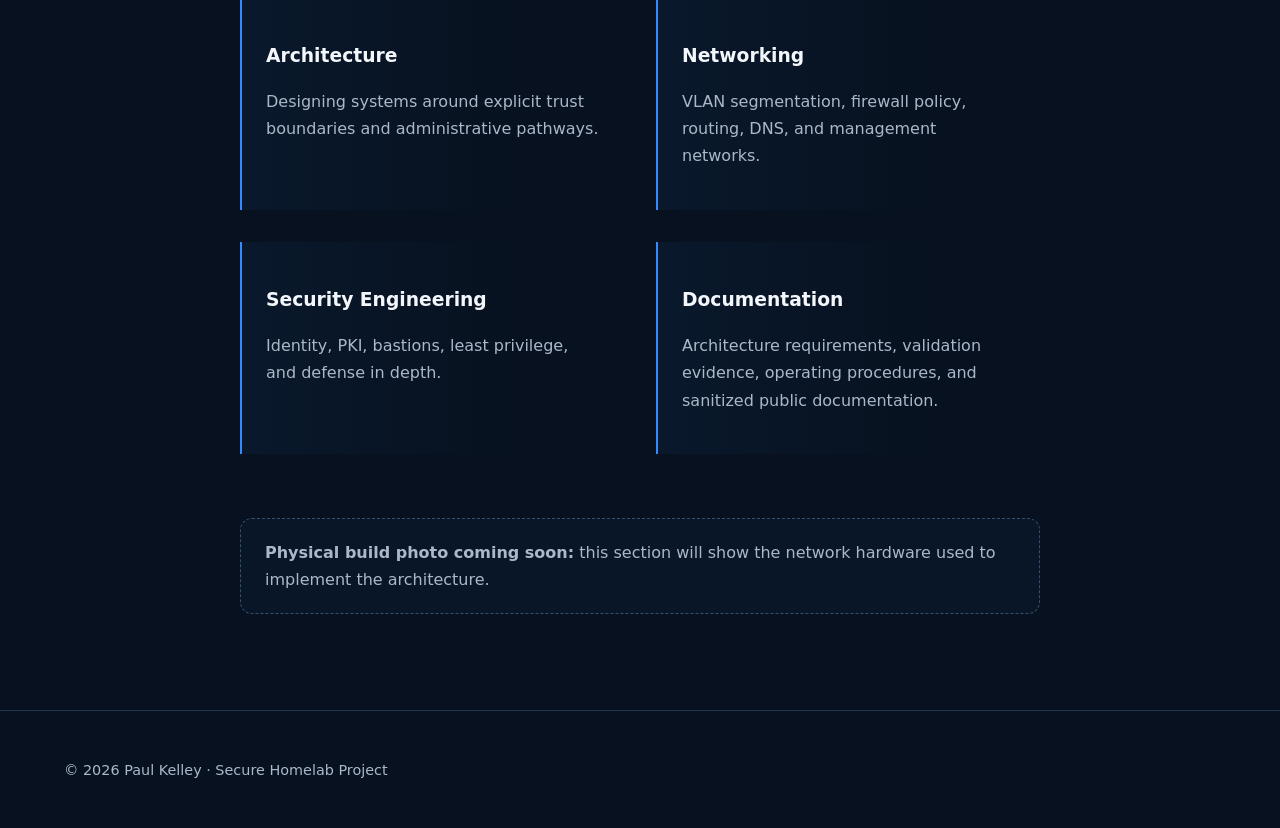
<file: projects/secure-homelab.html>
<!DOCTYPE html>
<html lang="en">
<head>
    <meta charset="UTF-8">
    <meta name="viewport" content="width=device-width, initial-scale=1.0">
    <meta name="description" content="Secure Homelab project by Paul Kelley — segmented, security-focused infrastructure architecture with explicit trust boundaries, identity, PKI, bastions, logging, and validation.">
    <meta name="theme-color" content="#07111f">
    <title>Secure Homelab | Paul Kelley</title>
    <link rel="stylesheet" href="../styles.css">
</head>
<body>
<header class="site-header">
    <div class="container nav-container">
        <a class="site-name" href="../index.html">Paul Kelley</a>
        <nav aria-label="Primary navigation">
            <a href="../index.html#projects">Projects</a>
            <a href="https://github.com/paulrkelley" target="_blank" rel="noopener noreferrer">GitHub</a>
            <a href="https://www.linkedin.com/in/paulkelley1" target="_blank" rel="noopener noreferrer">LinkedIn</a>
        </nav>
    </div>
</header>

<main>
<section class="project-hero">
    <div class="container narrow">
        <a class="back-link" href="../index.html#projects">← Back to projects</a>
        <p class="eyebrow">Infrastructure Architecture</p>
        <h1>Secure Homelab</h1>
        <p class="project-lead">
            A production-inspired infrastructure environment designed around explicit trust boundaries, least privilege,
            secure administration, centralized identity, PKI, segmentation, and verifiable controls.
        </p>
        <div class="hero-actions">
            <a class="button primary" href="https://github.com/paulrkelley/secure-homelab-public" target="_blank" rel="noopener noreferrer">View GitHub Repository</a>
        </div>
    </div>
</section>

<section class="section">
    <div class="container narrow project-content">
        <h2>Overview</h2>
        <p>
            This project explores how enterprise infrastructure security concepts can be implemented in a homelab
            environment without sacrificing operational usability.
        </p>
        <p>
            Rather than treating the lab as a flat trusted network, systems are separated according to their role,
            management requirements, and trust level.
        </p>

        <h2>Core Design Principles</h2>
        <ul class="feature-list">
            <li>Default-deny communication between trust zones</li>
            <li>Separate management and service planes</li>
            <li>Least-privilege administrative access</li>
            <li>Dedicated bastion access paths</li>
            <li>Short-lived identity and certificate workflows</li>
            <li>Centralized logging and security monitoring</li>
            <li>Documented and repeatable infrastructure builds</li>
            <li>Independent break-glass recovery paths</li>
        </ul>

        <h2>Architecture</h2>
        <p>
            The environment separates infrastructure into security zones for network management, virtualization,
            storage, Kubernetes, security systems, services, IoT, household systems, and high-trust Tier-0 infrastructure.
        </p>
        <div class="callout">
            <strong>Architecture invariant:</strong> service membership and management membership are treated as independent privileges.
        </div>

        <figure class="architecture-figure">
            <img
                class="project-image"
                src="../assets/images/secure-homelab/architecture-overview.png"
                alt="Conceptual secure homelab architecture showing remote access, bastion hosts, Tier-0 infrastructure, management, compute and services, storage, security and observability, and lower-trust networks separated by policy enforcement."
                loading="lazy"
            >
            <figcaption>
                Conceptual overview of the homelab trust model and controlled administrative paths. The public diagram intentionally omits VLAN IDs, addresses, and other sensitive implementation details.
            </figcaption>
        </figure>

        <h2>Key Technologies</h2>
        <ul class="tag-list large">
            <li>pfSense</li>
            <li>Proxmox</li>
            <li>Headscale</li>
            <li>Authentik</li>
            <li>Step CA</li>
            <li>Security Onion</li>
            <li>OpenMediaVault</li>
            <li>Kubernetes</li>
            <li>Linux</li>
        </ul>

        <h2>Validation</h2>
        <p>
            Firewall and trust-boundary changes are validated through repeatable connectivity tests rather than relying
            only on configuration review.
        </p>
        <p>
            The current validated baseline includes default-deny internal access for both LAB and HOME networks while
            retaining approved DNS and Internet connectivity.
        </p>

        <h2>What This Project Demonstrates</h2>
        <div class="skills-grid">
            <div>
                <h3>Architecture</h3>
                <p>Designing systems around explicit trust boundaries and administrative pathways.</p>
            </div>
            <div>
                <h3>Networking</h3>
                <p>VLAN segmentation, firewall policy, routing, DNS, and management networks.</p>
            </div>
            <div>
                <h3>Security Engineering</h3>
                <p>Identity, PKI, bastions, least privilege, and defense in depth.</p>
            </div>
            <div>
                <h3>Documentation</h3>
                <p>Architecture requirements, validation evidence, operating procedures, and sanitized public documentation.</p>
            </div>
        </div>

        <div class="image-placeholder">
            <p><strong>Physical build photo coming soon:</strong> this section will show the network hardware used to implement the architecture.</p>
        </div>
    </div>
</section>
</main>

<footer>
    <div class="container"><p>© 2026 Paul Kelley · Secure Homelab Project</p></div>
</footer>
</body>
</html>
</file>
<file: styles.css>
:root {
    --background: #07111f;
    --background-alt: #0b1728;
    --surface: #0d1b2d;
    --surface-hover: #12243a;
    --text: #f3f7fb;
    --text-muted: #aab8ca;
    --accent: #338cff;
    --accent-light: #66a7ff;
    --border: #23364d;
    --max-width: 1180px;
    --content-width: 800px;
    --radius: 12px;
}

* {
    box-sizing: border-box;
}

html {
    scroll-behavior: smooth;
}

body {
    margin: 0;
    background: var(--background);
    color: var(--text);
    font-family: Inter, system-ui, -apple-system, BlinkMacSystemFont, "Segoe UI", sans-serif;
    line-height: 1.7;
}

a {
    color: inherit;
}

code {
    padding: 0.12rem 0.35rem;
    border: 1px solid var(--border);
    border-radius: 5px;
    background: #0a1524;
    color: var(--accent-light);
    font-family: "SFMono-Regular", Consolas, "Liberation Mono", monospace;
    font-size: 0.9em;
}

.container {
    width: min(90%, var(--max-width));
    margin-inline: auto;
}

.narrow {
    max-width: var(--content-width);
}

.section {
    padding: 6rem 0;
}

.alternate {
    background: var(--background-alt);
}

.site-header {
    position: sticky;
    top: 0;
    z-index: 100;
    border-bottom: 1px solid var(--border);
    background: rgba(7, 17, 31, 0.94);
    backdrop-filter: blur(10px);
}

.nav-container {
    min-height: 72px;
    display: flex;
    align-items: center;
    justify-content: space-between;
}

.site-name {
    text-decoration: none;
    font-weight: 750;
    letter-spacing: 0.02em;
}

nav {
    display: flex;
    gap: 1.5rem;
}

nav a {
    color: var(--text-muted);
    text-decoration: none;
    transition: color 0.2s ease;
}

nav a:hover,
nav a:focus-visible {
    color: var(--accent-light);
}

.hero {
    min-height: 75vh;
    display: flex;
    align-items: center;
    padding: 7rem 0;
    background:
        radial-gradient(circle at 85% 18%, rgba(51, 140, 255, 0.15), transparent 28%),
        linear-gradient(180deg, rgba(255,255,255,0.01), transparent 60%);
}

.hero-content {
    max-width: 900px;
}

.eyebrow,
.section-label,
.project-type {
    color: var(--accent);
    font-size: 0.8rem;
    font-weight: 800;
    text-transform: uppercase;
    letter-spacing: 0.14em;
}

.hero h1,
.project-hero h1 {
    font-size: clamp(3rem, 8vw, 6.5rem);
    line-height: 0.98;
    margin: 1rem 0 2rem;
    letter-spacing: -0.045em;
}

.hero h1 span {
    color: var(--accent);
}

.hero-description,
.project-lead,
.section-intro {
    max-width: 720px;
    color: var(--text-muted);
    font-size: 1.15rem;
}

.hero-actions {
    display: flex;
    gap: 1rem;
    flex-wrap: wrap;
    margin-top: 2rem;
}

.button {
    display: inline-block;
    padding: 0.8rem 1.2rem;
    border: 1px solid var(--border);
    border-radius: 8px;
    text-decoration: none;
    transition: 0.2s ease;
}

.button:hover,
.button:focus-visible {
    border-color: var(--accent);
    transform: translateY(-2px);
}

.button.primary {
    background: var(--accent);
    border-color: var(--accent);
    color: #fff;
}

h2 {
    margin-top: 0;
    font-size: clamp(2rem, 4vw, 3rem);
    line-height: 1.1;
    letter-spacing: -0.03em;
}

h3 {
    margin-bottom: 0.5rem;
}

.project-grid {
    display: grid;
    grid-template-columns: repeat(3, 1fr);
    gap: 1.5rem;
    margin-top: 3rem;
}

.project-card {
    padding: 2rem;
    border: 1px solid var(--border);
    border-radius: var(--radius);
    background: var(--surface);
    transition: background 0.2s ease, border-color 0.2s ease, transform 0.2s ease;
}

.project-card:hover {
    background: var(--surface-hover);
    border-color: #33516f;
    transform: translateY(-3px);
}

.project-card h3 {
    font-size: 1.5rem;
}

.project-card p {
    color: var(--text-muted);
}

.project-link {
    display: inline-block;
    margin-top: 1rem;
    color: var(--accent-light);
    text-decoration: none;
    font-weight: 700;
}

.tag-list {
    padding: 0;
    display: flex;
    flex-wrap: wrap;
    gap: 0.5rem;
    list-style: none;
}

.tag-list li {
    padding: 0.3rem 0.65rem;
    background: #101f33;
    border: 1px solid var(--border);
    border-radius: 100px;
    color: var(--text-muted);
    font-size: 0.8rem;
}

.tag-list.large li {
    font-size: 0.9rem;
}

.skills-grid {
    display: grid;
    grid-template-columns: repeat(2, 1fr);
    gap: 2rem;
    margin-top: 3rem;
}

.skills-grid > div {
    padding: 1.5rem;
    border-left: 2px solid var(--accent);
    background: linear-gradient(90deg, rgba(51, 140, 255, 0.06), transparent 75%);
}

.skills-grid p {
    color: var(--text-muted);
}

.project-hero {
    padding: 7rem 0 4rem;
    border-bottom: 1px solid var(--border);
    background: radial-gradient(circle at 80% 10%, rgba(51, 140, 255, 0.12), transparent 30%);
}

.project-hero h1 {
    font-size: clamp(3rem, 7vw, 5.4rem);
}

.back-link {
    color: var(--text-muted);
    text-decoration: none;
}

.back-link:hover,
.back-link:focus-visible {
    color: var(--accent-light);
}

.project-content > h2 {
    margin-top: 4.5rem;
}

.project-content > h2:first-child {
    margin-top: 0;
}

.project-content p,
.feature-list {
    color: var(--text-muted);
}

.feature-list {
    padding-left: 1.2rem;
}

.feature-list li {
    margin-bottom: 0.55rem;
}

.callout {
    margin: 2rem 0;
    padding: 1.5rem;
    border-left: 3px solid var(--accent);
    background: var(--surface);
    color: var(--text-muted);
}

.callout strong {
    color: var(--text);
}

.architecture-flow {
    display: grid;
    grid-template-columns: repeat(2, 1fr);
    gap: 1rem;
    margin: 2rem 0;
}

.flow-card {
    padding: 1.5rem;
    border: 1px solid var(--border);
    border-radius: var(--radius);
    background: var(--surface);
}

.flow-card strong {
    display: block;
    margin-bottom: 0.4rem;
    color: var(--accent-light);
}

.flow-card span {
    color: var(--text-muted);
}

.project-image {
    width: 100%;
    margin: 2rem 0 0;
    border: 1px solid var(--border);
    border-radius: var(--radius);
}

figure {
    margin: 2.5rem 0;
}

figcaption {
    margin-top: 0.75rem;
    color: var(--text-muted);
    font-size: 0.9rem;
}

.image-placeholder {
    margin-top: 4rem;
    padding: 1.25rem 1.5rem;
    border: 1px dashed #33516f;
    border-radius: var(--radius);
    background: rgba(51, 140, 255, 0.04);
}

.image-placeholder p {
    margin: 0;
}

.contact-section {
    text-align: left;
}

footer {
    border-top: 1px solid var(--border);
    padding: 2rem 0;
    color: var(--text-muted);
    font-size: 0.9rem;
}

@media (max-width: 800px) {
    .project-grid,
    .skills-grid,
    .architecture-flow {
        grid-template-columns: 1fr;
    }

    nav {
        display: none;
    }

    .hero {
        min-height: auto;
        padding: 6rem 0;
    }

    .section {
        padding: 4rem 0;
    }

    .project-hero {
        padding: 5rem 0 3rem;
    }
}

@media (prefers-reduced-motion: reduce) {
    html {
        scroll-behavior: auto;
    }

    *,
    *::before,
    *::after {
        transition: none !important;
    }
}
</file>
